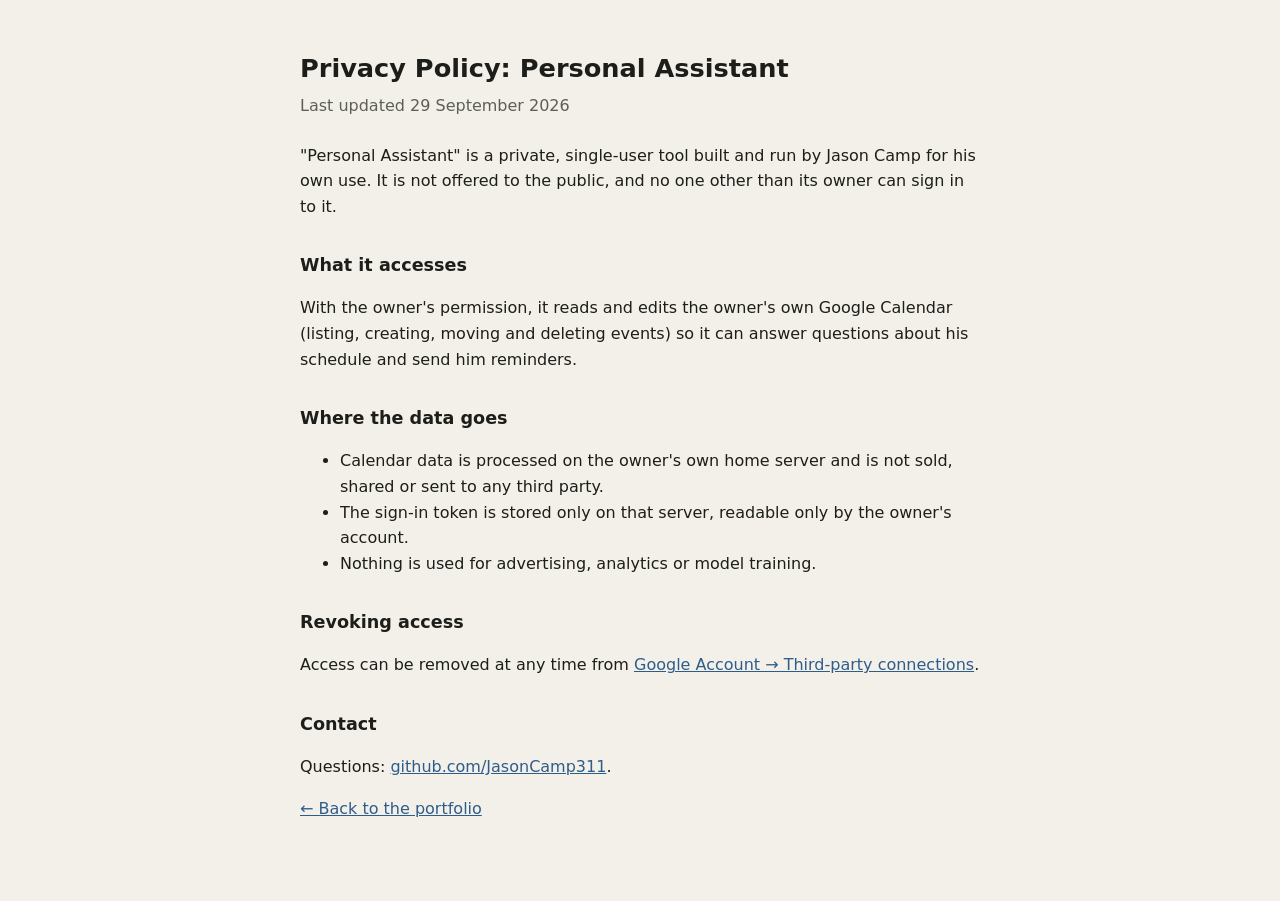
<file: privacy.html>
<!DOCTYPE html>
<html lang="en">
<head>
<meta charset="UTF-8">
<meta name="viewport" content="width=device-width, initial-scale=1.0">
<meta name="color-scheme" content="light dark">
<meta name="robots" content="noindex, nofollow">
<title>Privacy Policy · Personal Assistant</title>
<link rel="icon" href="assets/favicon.svg" type="image/svg+xml">
<link rel="icon" href="assets/favicon-32.png" type="image/png" sizes="32x32">
<link rel="apple-touch-icon" href="assets/apple-touch-icon.png">
<style>
  :root { --bg: #F2F0E9; --fg: #1d1e1a; --muted: #5d5f57; --link: #2f5d8a; }
  @media (prefers-color-scheme: dark) {
    :root { --bg: #121310; --fg: #e8e6df; --muted: #a3a59c; --link: #8fb8e0; }
  }
  body { margin: 0; background: var(--bg); color: var(--fg);
         font: 16px/1.6 system-ui, -apple-system, "Segoe UI", sans-serif; }
  main { max-width: 680px; margin: 0 auto; padding: 48px 16px 64px; }
  h1 { font-size: 1.6rem; margin: 0 0 4px; }
  h2 { font-size: 1.1rem; margin: 32px 0 8px; }
  p, li { color: var(--fg); }
  .meta { color: var(--muted); margin: 0 0 24px; }
  a { color: var(--link); }
</style>
</head>
<body>
<main>
  <h1>Privacy Policy: Personal Assistant</h1>
  <p class="meta">Last updated 29 September 2026</p>

  <p>"Personal Assistant" is a private, single-user tool built and run by Jason Camp for his own use.
  It is not offered to the public, and no one other than its owner can sign in to it.</p>

  <h2>What it accesses</h2>
  <p>With the owner's permission, it reads and edits the owner's own Google Calendar (listing, creating,
  moving and deleting events) so it can answer questions about his schedule and send him reminders.</p>

  <h2>Where the data goes</h2>
  <ul>
    <li>Calendar data is processed on the owner's own home server and is not sold, shared or sent to
      any third party.</li>
    <li>The sign-in token is stored only on that server, readable only by the owner's account.</li>
    <li>Nothing is used for advertising, analytics or model training.</li>
  </ul>

  <h2>Revoking access</h2>
  <p>Access can be removed at any time from
  <a href="https://myaccount.google.com/permissions">Google Account → Third-party connections</a>.</p>

  <h2>Contact</h2>
  <p>Questions: <a href="https://github.com/JasonCamp311">github.com/JasonCamp311</a>.</p>

  <p><a href="./">← Back to the portfolio</a></p>
</main>
</body>
</html>
</file>
